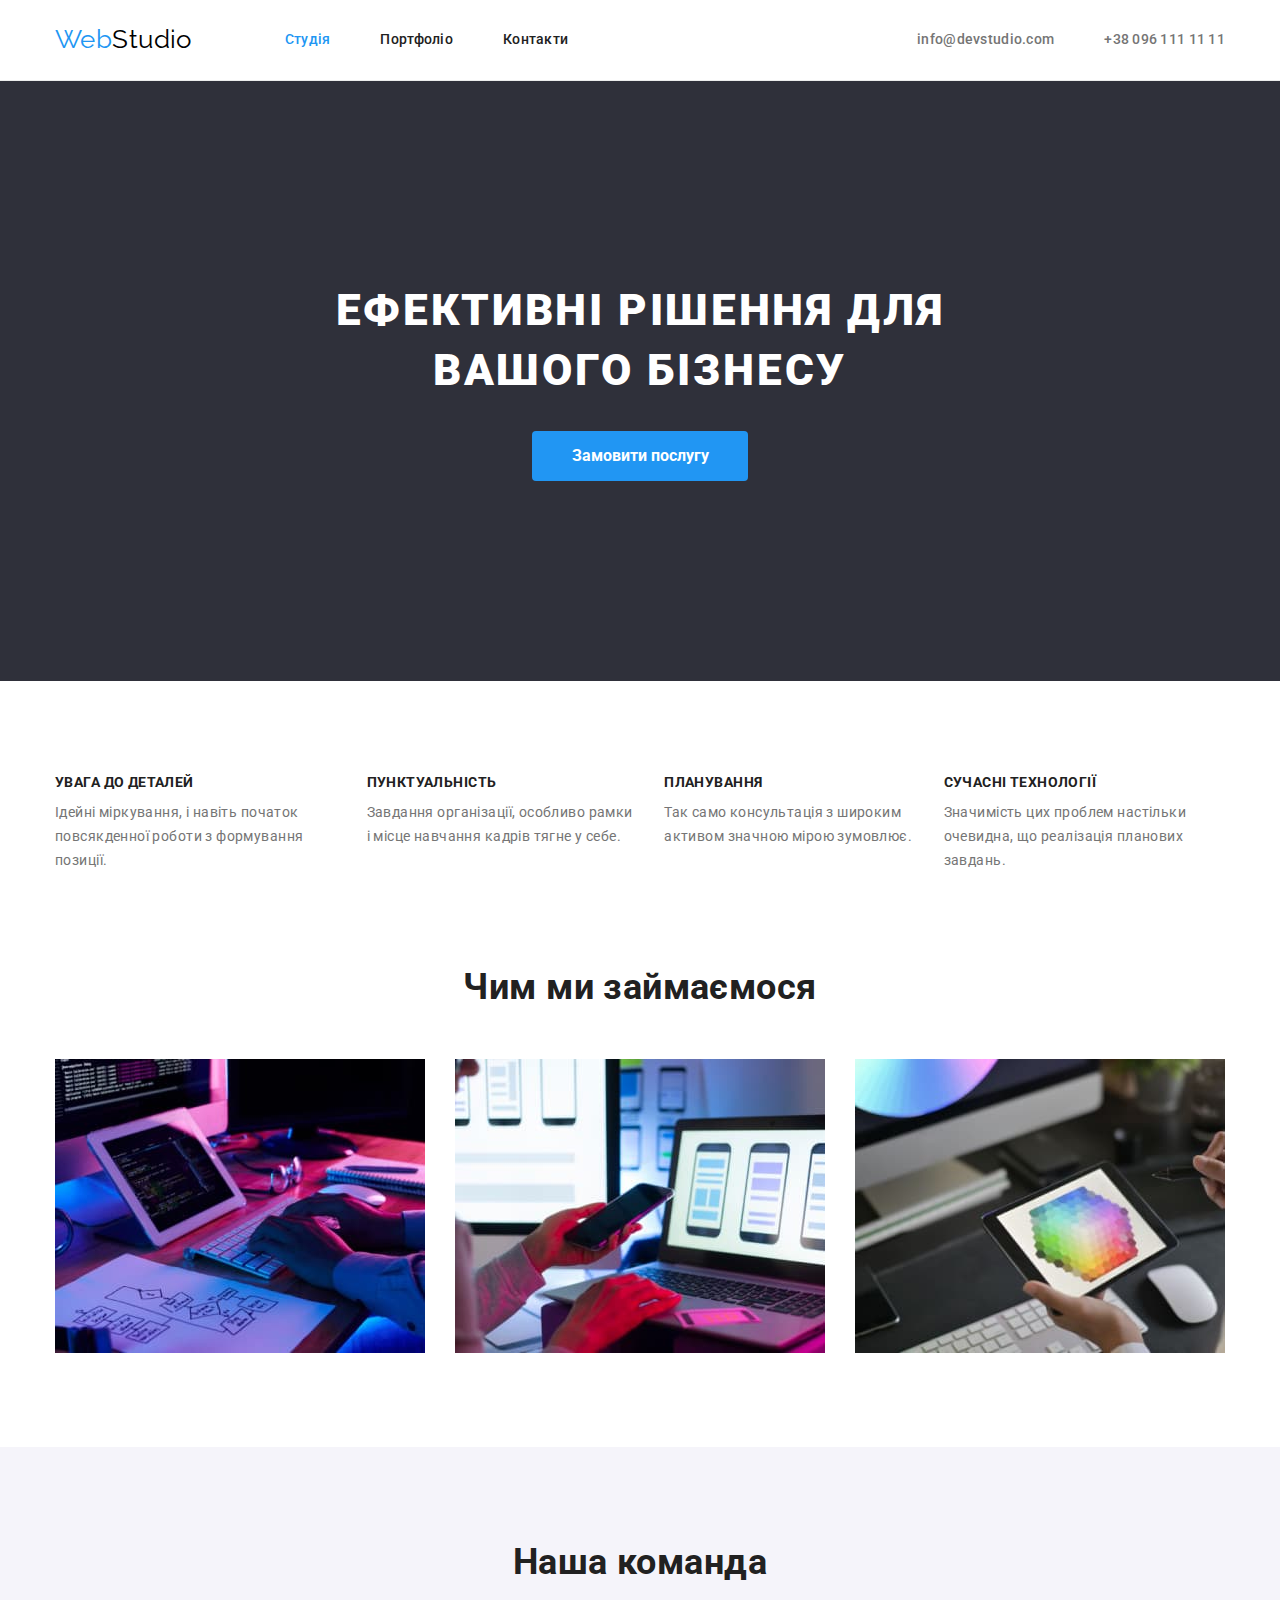
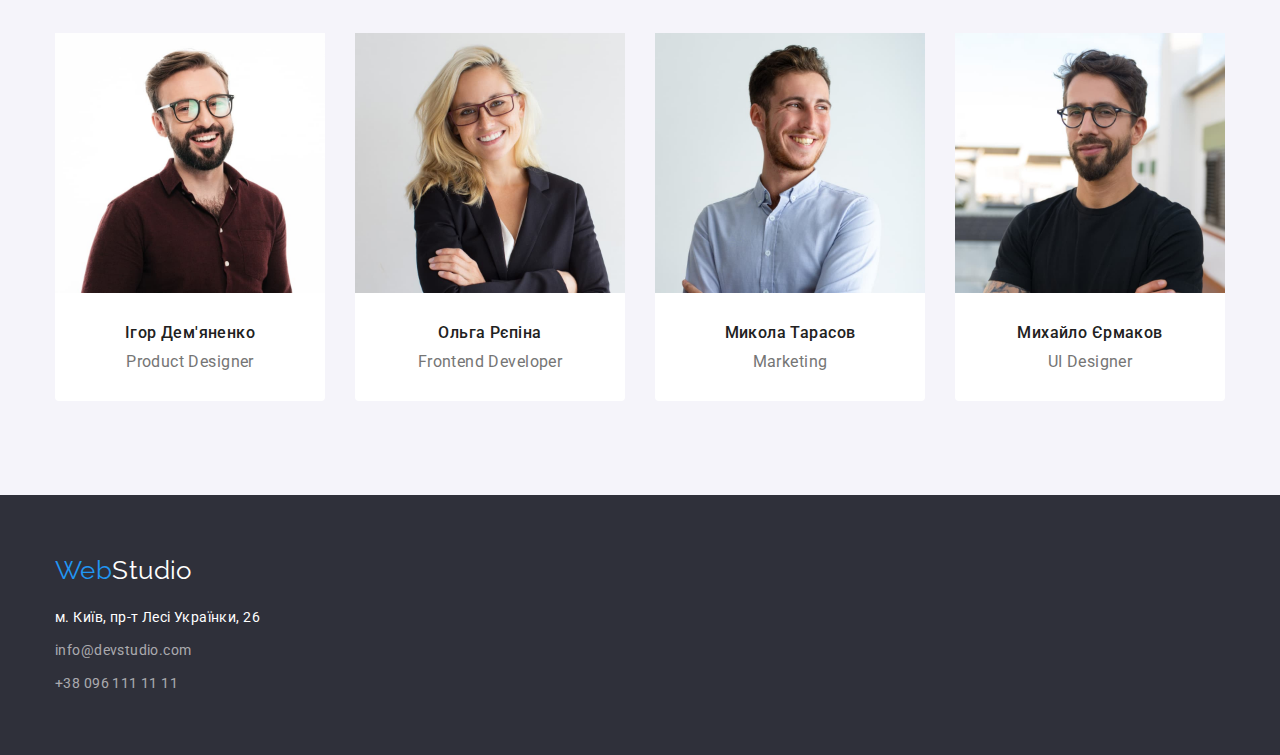
<file: index.html>
<!DOCTYPE html>
<html lang="uk">
  <head>
    <meta charset="UTF-8" />
    <meta name="viewport" content="width=device-width, initial-scale=1.0" />
    <title>WebStudio</title>
    <link
      href="https://fonts.googleapis.com/css2?family=Raleway:wght@700&family=Roboto:wght@400;500;700;900&display=swap"
      rel="stylesheet"
    />
    <link
      rel="stylesheet"
      href="https://cdnjs.cloudflare.com/ajax/libs/modern-normalize/1.1.0/modern-normalize.min.css"
    />
    <link rel="stylesheet" href="./css/main.css" />
  </head>
  <body>
    <header class="page-header">
      <div class="container page-header-container">
        <nav class="page-nav">
          <a href="./index.html" class="logo"
            >Web<span class="logo-header">Studio</span></a
          >
          <ul class="site-nav list">
            <li><a href="./index.html" class="link current">Студія</a></li>
            <li><a href="./Portfolio.html" class="link">Портфоліо</a></li>
            <li><a href="#" class="link">Контакти</a></li>
          </ul>
        </nav>
        <ul class="contacts list">
          <li>
            <a href="mailto:info@devstudio.com" class="contact-mail link"
              >info@devstudio.com</a
            >
          </li>
          <li>
            <a href="tel:+380961111111" class="link">+38 096 111 11 11</a>
          </li>
        </ul>
      </div>
    </header>
    <main>
      <section class="section hero">
        <div class="container hero-container">
        <h1 class="hero-title">Ефективні рішення для вашого бізнесу</h1>
        <button type="button" class="button">Замовити послугу</button>
        </div>
      </section>
      <section class="section">
        <div class="container">
          <h2 class="section-title visually-hidden">Наші переваги</h2>
          <ul class="features list">
            <li class="features-card">
              <h3 class="features-title">Увага до деталей</h3>
              <p class="features-text">
                Ідейні міркування, і навіть початок повсякденної роботи з
                формування позиції.
              </p>
            </li>
            <li class="features-card">
              <h3 class="features-title">Пунктуальність</h3>
              <p class="features-text">
                Завдання організації, особливо рамки і місце навчання кадрів
                тягне у себе.
              </p>
            </li>
            <li class="features-card">
              <h3 class="features-title">Планування</h3>
              <p class="features-text">
                Так само консультація з широким активом значною мірою зумовлює.
              </p>
            </li>
            <li class="features-card">
              <h3 class="features-title">Сучасні технології</h3>
              <p class="features-text">
                Значимість цих проблем настільки очевидна, що реалізація
                планових завдань.
              </p>
            </li>
          </ul>
        </div>
      </section>
      <section class="section work-section">
        <div class="container">
          <h2 class="section-title">Чим ми займаємося</h2>
          <ul class="work list">
            <li>
              <img
                src="./images-index/box1.jpg"
                alt="Людина працює за комп'ютером"
                width="370"
                height="294"
              />
            </li>
            <li>
              <img
                src="./images-index/box2.jpg"
                alt="Людина працює за ноутбуком"
                width="370"
                height="294"
              />
            </li>
            <li>
              <img
                src="./images-index/box3.jpg"
                alt="Людина працює за планшетом"
                width="370"
                height="294"
              />
            </li>
          </ul>
        </div>
      </section>
      <section class="section team-section">
        <div class="container">
          <h2 class="section-title">Наша команда</h2>
          <ul class="team list">
            <li class="team-element">
              <img
                src="./images-index/igor.jpg"
                alt="Ігор Дем'яненко"
                width="270"
                height="260"
              />
              <h3 class="team-title">Ігор Дем'яненко</h3>
              <p class="team-text">Product Designer</p>
            </li>
            <li class="team-element">
              <img
                src="./images-index/olga.jpg"
                alt="Ольга Рєпіна"
                width="270"
                height="260"
              />
              <h3 class="team-title">Ольга Рєпіна</h3>
              <p class="team-text">Frontend Developer</p>
            </li>
            <li class="team-element">
              <img
                src="./images-index/mykola.jpg"
                alt="Микола Тарасов"
                width="270"
                height="260"
              />
              <h3 class="team-title">Микола Тарасов</h3>
              <p class="team-text">Marketing</p>
            </li>
            <li class="team-element">
              <img
                src="./images-index/misha.jpg"
                alt="Михайло Єрмаков"
                width="270"
                height="260"
              />
              <h3 class="team-title">Михайло Єрмаков</h3>
              <p class="team-text">UI Designer</p>
            </li>
          </ul>
        </div>
      </section>
    </main>
    <footer class="footer">
      <div class="container">
        <a href="./index.html" class="logo"
          >Web<span class="logo-footer">Studio</span></a
        >
        <address class="address">
          <ul class="list footer-list">
            <li class="footer-element">
              <a
                href="https://goo.gl/maps/CPtrU1FHBa2aNyZL9"
                target="_blank"
                rel="noopener noreferrer nofollow"
                class="link-address"
                >м. Київ, пр-т Лесі Українки, 26</a
              >
            </li>
            <li class="footer-element">
              <a href="mailto:info@devstudio.com" class="link-contact"
                >info@devstudio.com</a
              >
            </li>
            <li>
              <a href="tel:+380961111111" class="link-contact"
                >+38 096 111 11 11</a
              >
            </li>
          </ul>
        </address>
      </div>
    </footer>
  </body>
</html>
</file>
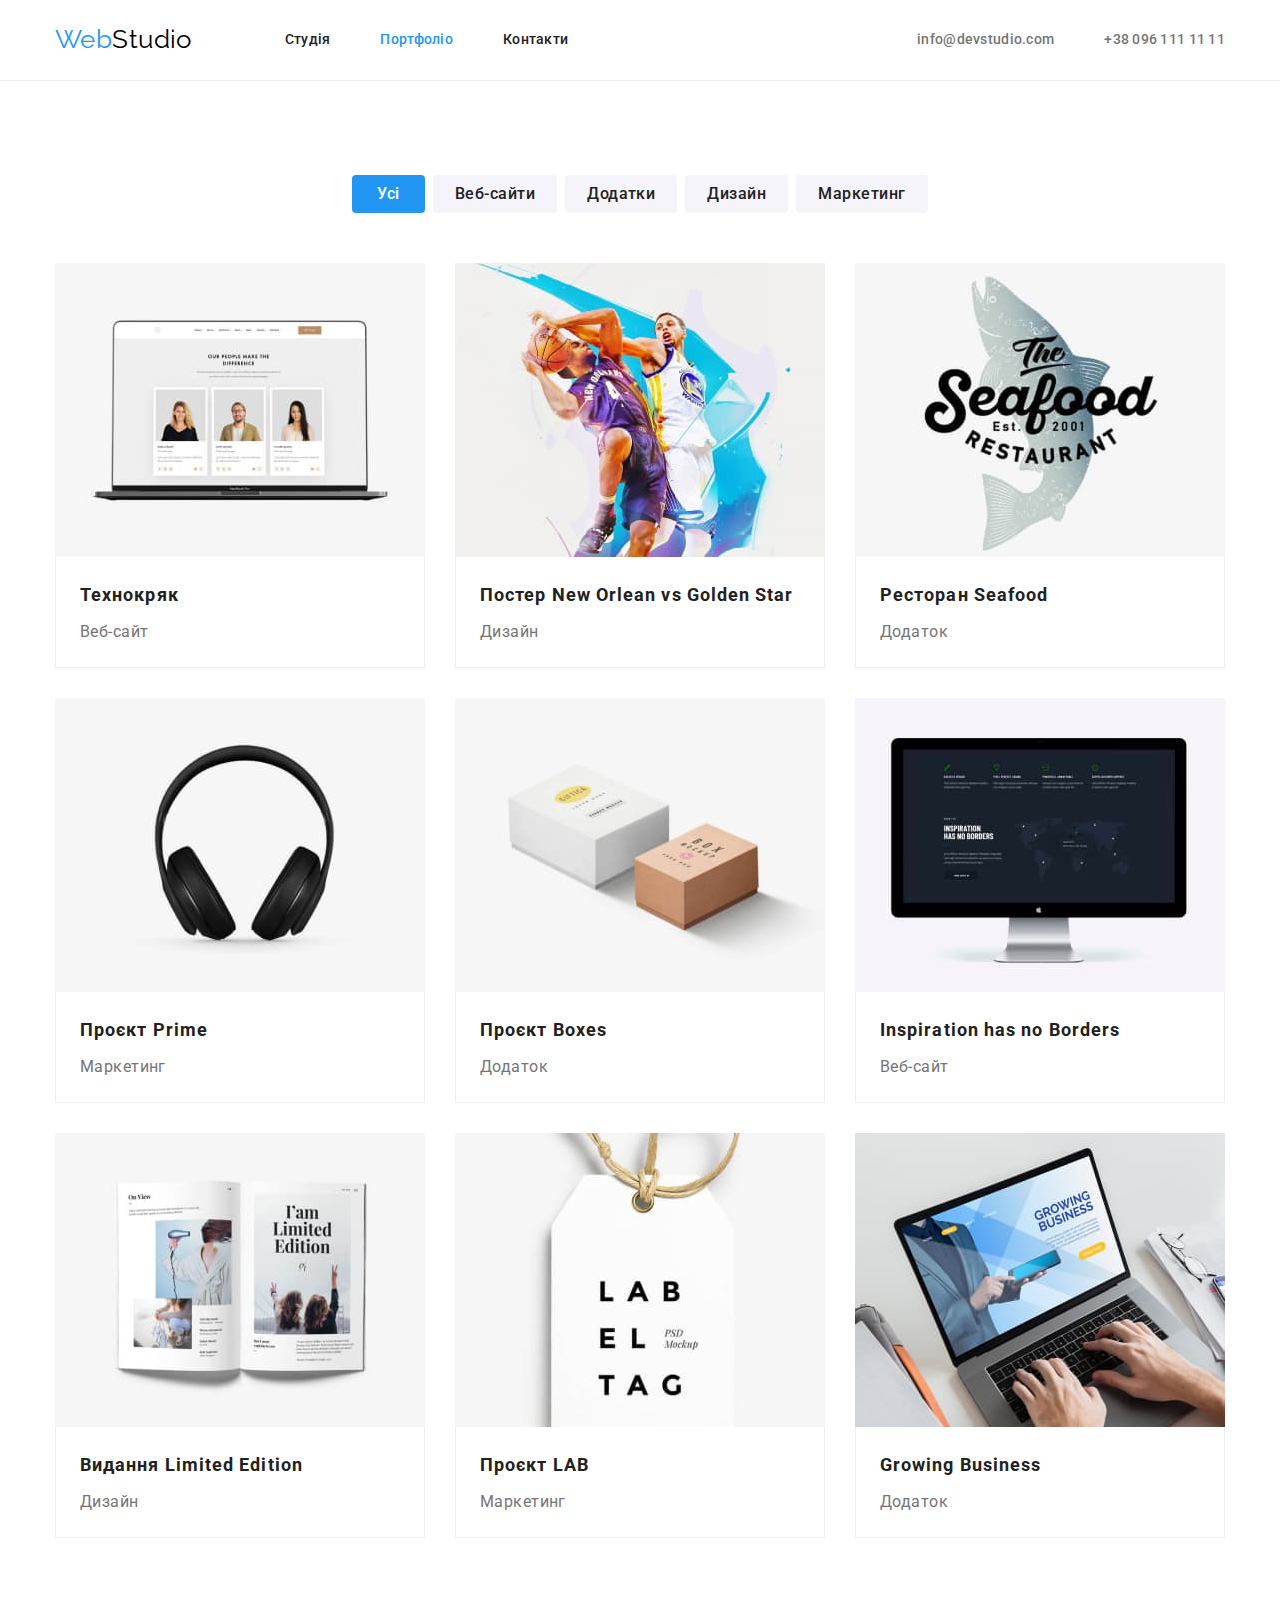
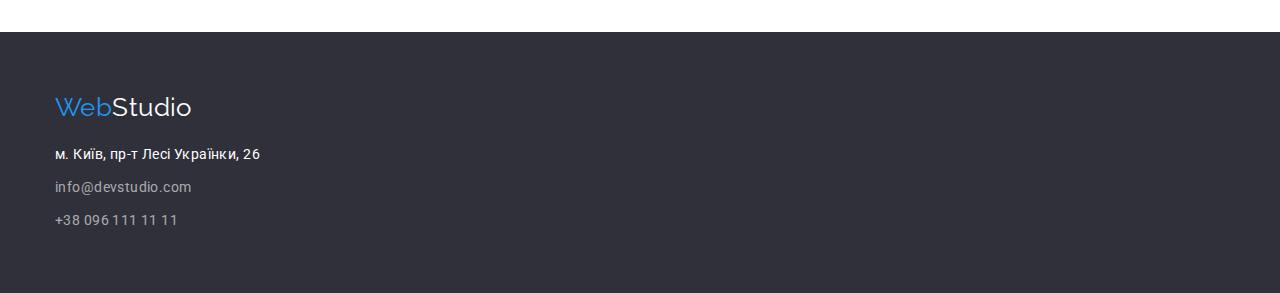
<file: Portfolio.html>
<!DOCTYPE html>
<html lang="uk">
  <head>
    <meta charset="UTF-8" />
    <meta name="viewport" content="width=device-width, initial-scale=1.0" />
    <title>WebStudio</title>
    <link
      href="https://fonts.googleapis.com/css2?family=Raleway:wght@700&family=Roboto:wght@400;500;700;900&display=swap"
      rel="stylesheet"
    />
    <link
      rel="stylesheet"
      href="https://cdnjs.cloudflare.com/ajax/libs/modern-normalize/1.1.0/modern-normalize.min.css"
    />
    <link rel="stylesheet" href="./css/main.css" />
  </head>
  <body>
    <header class="page-header">
      <div class="container page-header-container">
        <nav class="page-nav">
          <a href="./index.html" class="logo"
            >Web<span class="logo-header">Studio</span></a
          >
          <ul class="site-nav list">
            <li><a href="./index.html" class="link">Студія</a></li>
            <li>
              <a href="./Portfolio.html" class="link current">Портфоліо</a>
            </li>
            <li><a href="#" class="link">Контакти</a></li>
          </ul>
        </nav>
        <ul class="contacts list">
          <li>
            <a href="mailto:info@devstudio.com" class="contact-mail link"
              >info@devstudio.com</a
            >
          </li>
          <li>
            <a href="tel:+380961111111" class="link">+38 096 111 11 11</a>
          </li>
        </ul>
      </div>
    </header>
    <main>
      <section class="section">
        <div class="container">
          <h1 class="section-title visually-hidden">Наші роботи</h1>
          <ul class="filter-projects list">
            <li>
              <button type="button" class="filter button-current">Усі</button>
            </li>
            <li><button type="button" class="filter">Веб-сайти</button></li>
            <li><button type="button" class="filter">Додатки</button></li>
            <li><button type="button" class="filter">Дизайн</button></li>
            <li><button type="button" class="filter">Маркетинг</button></li>
          </ul>
          <ul class="projects list">
            <li>
              <a href="#" class="link">
                <img
                  src="./images-portfolio/poster1.jpg"
                  alt="Технокряк"
                  width="370"
                  height="294"
                />
                <div class="projects-border">
                  <h2 class="projects-title">Технокряк</h2>
                  <p class="projects-text">Веб-сайт</p>
                </div>
              </a>
            </li>
            <li>
              <a href="#" class="link">
                <img
                  src="./images-portfolio/poster2.jpg"
                  alt="Постер New Orlean vs Golden Star"
                  width="370"
                  height="294"
                />
                <div class="projects-border">
                  <h2 class="projects-title">
                    Постер New Orlean vs Golden Star
                  </h2>
                  <p class="projects-text">Дизайн</p>
                </div>
              </a>
            </li>
            <li>
              <a href="#" class="link">
                <img
                  src="./images-portfolio/poster3.jpg"
                  alt="Ресторан Seafood"
                  width="370"
                  height="294"
                />
                <div class="projects-border">
                  <h2 class="projects-title">Ресторан Seafood</h2>
                  <p class="projects-text">Додаток</p>
                </div>
              </a>
            </li>
            <li>
              <a href="#" class="link">
                <img
                  src="./images-portfolio/poster4.jpg"
                  alt="Проєкт Prime"
                  width="370"
                  height="294"
                />
                <div class="projects-border">
                  <h2 class="projects-title">Проєкт Prime</h2>
                  <p class="projects-text">Маркетинг</p>
                </div>
              </a>
            </li>
            <li>
              <a href="#" class="link">
                <img
                  src="./images-portfolio/poster5.jpg"
                  alt="Проєкт Boxes"
                  width="370"
                  height="294"
                />
                <div class="projects-border">
                  <h2 class="projects-title">Проєкт Boxes</h2>
                  <p class="projects-text">Додаток</p>
                </div>
              </a>
            </li>
            <li>
              <a href="#" class="link">
                <img
                  src="./images-portfolio/poster6.jpg"
                  alt="Inspiration has no Borders"
                  width="370"
                  height="294"
                />
                <div class="projects-border">
                  <h2 class="projects-title">Inspiration has no Borders</h2>
                  <p class="projects-text">Веб-сайт</p>
                </div>
              </a>
            </li>
            <li>
              <a href="#" class="link">
                <img
                  src="./images-portfolio/poster7.jpg"
                  alt="Видання Limited Edition"
                  width="370"
                  height="294"
                />
                <div class="projects-border">
                  <h2 class="projects-title">Видання Limited Edition</h2>
                  <p class="projects-text">Дизайн</p>
                </div>
              </a>
            </li>
            <li>
              <a href="#" class="link">
                <img
                  src="./images-portfolio/poster8.jpg"
                  alt="Проєкт LAB"
                  width="370"
                  height="294"
                />
                <div class="projects-border">
                  <h2 class="projects-title">Проєкт LAB</h2>
                  <p class="projects-text">Маркетинг</p>
                </div>
              </a>
            </li>
            <li>
              <a href="#" class="link">
                <img
                  src="./images-portfolio/poster9.jpg"
                  alt="Growing Business"
                  width="370"
                  height="294"
                />
                <div class="projects-border">
                  <h2 class="projects-title">Growing Business</h2>
                  <p class="projects-text">Додаток</p>
                </div>
              </a>
            </li>
          </ul>
        </div>
      </section>
    </main>
    <footer class="footer">
      <div class="container">
        <a href="./index.html" class="logo"
          >Web<span class="logo-footer">Studio</span></a
        >
        <address class="address">
          <ul class="list footer-list">
            <li class="footer-element">
              <a
                href="https://goo.gl/maps/CPtrU1FHBa2aNyZL9"
                target="_blank"
                rel="noopener noreferrer nofollow"
                class="link-address"
                >м. Київ, пр-т Лесі Українки, 26</a
              >
            </li>
            <li class="footer-element">
              <a href="mailto:info@devstudio.com" class="link-contact"
                >info@devstudio.com</a
              >
            </li>
            <li>
              <a href="tel:+380961111111" class="link-contact"
                >+38 096 111 11 11</a
              >
            </li>
          </ul>
        </address>
      </div>
    </footer>
  </body>
</html>
</file>
<file: css/main.css>
/* Спільні css */

:root {
  --primary-text-color: #757575;
  --title-text-color: #212121;
  --accent-color: #2196f3;
  --primary-bg-color: #ffffff;
  --logo-text-color-header: #000000;
  --third-bg-color: #f5f4fa;
  --secondary-bg-color: #2f303a;
  --contacts-text-color: rgba(255, 255, 255, 0.6);

  --logo-font-size: 26px;
  --hero-font-size: 44px;
  --primary-font-size: 14px;
  --secondary-font-size: 16px;
  --section-title-font-size: 36px;
  --projects-title-font-size: 18px;

  --primary-letter-spacing: 0.03em;
  --nav-letter-spacing: 0.02em;
  --hero-letter-spacing: 0.06em;
}

body {
  background-color: var(--primary-bg-color);
  color: var(--primary-text-color);
  font-family: Roboto, sans-serif;
  font-size: var(--primary-font-size);
  letter-spacing: var(--primary-letter-spacing);
}

.container {
  width: 1200px;
  margin-left: auto;
  margin-right: auto;
  padding-left: 15px;
  padding-right: 15px;
}

.section {
  padding-top: 94px;
  padding-bottom: 94px;
}

h1,
h2,
h3,
p {
  margin-top: 0;
  margin-bottom: 0;
}

ul {
  margin-top: 0;
  margin-bottom: 0;
  padding-left: 0;
}

img {
  display: block;
}

/* Header */

.page-header {
  border-bottom: 1px solid #ececec;
}

.page-header-container {
  display: flex;
  align-items: center;
  justify-content: space-between;
}

.page-nav {
  display: flex;
  align-items: center;
}

/* Logo */

.logo {
  margin-right: 93px;
  margin-top: 24px;
  margin-bottom: 25px;

  color: var(--accent-color);
  font-family: Raleway, cursive;
  font-size: var(--logo-font-size);
  line-height: 1.19;
  text-decoration: none;
}

.logo-header {
  color: var(--logo-text-color-header);
}

.list {
  list-style: none;
}

/* site nav */

.site-nav {
  display: flex;
  column-gap: 50px;
}

.site-nav .link {
  display: block;
  padding-top: 32px;
  padding-bottom: 32px;

  color: var(--title-text-color);
  font-weight: 500;
  line-height: 1.14;
  letter-spacing: var(--nav-letter-spacing);
  text-decoration: none;
}

.site-nav .link:hover,
.site-nav .link:focus {
  color: var(--accent-color);
}

.site-nav .link.current {
  color: var(--accent-color);
}

/* Contacts */

.contacts {
  display: flex;
}

.contact-mail {
  margin-right: 50px;
}

.contacts .link {
  display: block;
  padding-top: 32px;
  padding-bottom: 32px;

  color: var(--primary-text-color);
  font-weight: 500;
  font-size: var(--primary-font-size);
  line-height: 1.14;
  letter-spacing: var(--nav-letter-spacing);
  text-decoration: none;
}

.contacts .link:hover,
.contacts .link:focus {
  color: var(--accent-color);
}

/* Cтудія */

/* Hero */

.hero {
  padding-top: 200px;
  padding-bottom: 200px;

  background-color: var(--secondary-bg-color);
  text-align: center;
}

.hero-title {
  margin-bottom: 30px;
  margin-left: auto;
  margin-right: auto;
  width: 696px;

  color: var(--primary-bg-color);
  font-weight: 900;
  font-size: var(--hero-font-size);
  line-height: 1.36;
  letter-spacing: var(--hero-letter-spacing);
  text-transform: uppercase;
}

/* Button */

.button {
  display: block;
  margin-right: auto;
  margin-left: auto;
  padding: 10px 32px;
  border-radius: 4px;
  border: none;

  width: 216px;
  cursor: pointer;

  color: var(--primary-bg-color);
  background-color: var(--accent-color);
  font-family: inherit;
  font-weight: 700;
  font-size: var(--secondary-font-size);
  line-height: 1.88;
  text-decoration: none;
}

/* Section */

.section-title {
  margin-bottom: 50px;

  color: var(--title-text-color);
  font-size: var(--section-title-font-size);
  line-height: 1.17;
  text-align: center;
}

.content {
  background-color: var(--third-bg-color);
}

/* Features */

.visually-hidden {
  position: absolute;
  white-space: nowrap;
  width: 1px;
  height: 1px;
  overflow: hidden;
  border: 0;
  padding: 0;
  clip: rect(0 0 0 0);
  clip-path: inset(50%);
  margin: -1px;
}

.features {
  display: flex;
  column-gap: 30px;
}

.features-card {
  flex-basis: calc((100%-90px) / 4);
}

.features-title {
  margin-bottom: 10px;

  color: var(--title-text-color);
  font-size: var(--primary-font-size);
  line-height: 1.14;
  text-transform: uppercase;
}

.features-text {
  font-size: var(--primary-font-size);
  line-height: 1.71;
}

/* Work */

.work {
  display: flex;
  column-gap: 30px;
}

.work-section {
  padding-top: 0;
}

/* Team */

.team-section {
  background-color: var(--third-bg-color);
}

.team {
  display: flex;
  column-gap: 30px;
}

.team-element {
  background-color: var(--primary-bg-color);
  border-radius: 0px 0px 4px 4px;
  text-align: center;
}

.team-title {
  padding-top: 30px;
  padding-bottom: 10px;

  color: var(--title-text-color);
  font-size: var(--secondary-font-size);
  line-height: 1.19;
  font-weight: 500;
}

.team-text {
  padding-bottom: 30px;

  font-weight: 400;
  font-size: var(--secondary-font-size);
  line-height: 1.19;
}

/* Портфоліо */

.filter {
  margin-right: auto;
  margin-left: auto;
  padding: 6px 22px;
  border-radius: 4px;
  border: none;
  cursor: pointer;

  font-family: inherit;
  color: var(--title-text-color);
  background-color: var(--third-bg-color);
  font-weight: 500;
  font-size: var(--secondary-font-size);
  line-height: 1.63;
  text-align: center;
  letter-spacing: var(--primary-letter-spacing);
  text-decoration: none;
}

.filter:hover,
.filter:focus {
  color: var(--primary-bg-color);
  background-color: var(--accent-color);
}

.button-current {
  padding-right: 25px;
  padding-left: 25px;

  color: var(--primary-bg-color);
  background-color: var(--accent-color);
}

/* Projects */

.projects {
  display: flex;
  flex-wrap: wrap;
  gap: 30px;
}

.projects .link {
  text-decoration: none;
}

.filter-projects {
  display: flex;
  column-gap: 8px;
  justify-content: center;
  margin-bottom: 50px;
}

.projects-border {
  padding: 20px 24px;
  border-right: 1px solid #eeeeee;
  border-bottom: 1px solid #eeeeee;
  border-left: 1px solid #eeeeee;
}

.projects-title {
  color: var(--title-text-color);
  font-size: var(--projects-title-font-size);
  line-height: 2;
  letter-spacing: var(--hero-letter-spacing);
}

.projects-text {
  margin-top: 4px;

  color: var(--primary-text-color);
  font-size: var(--secondary-font-size);
  line-height: 1.88;
}

/* Footer */

.footer {
  padding-top: 60px;
  padding-bottom: 60px;

  background-color: var(--secondary-bg-color);
  letter-spacing: var(--primary-letter-spacing);
}

.footer .logo {
  margin-right: 0;
  margin-top: 0;
  margin-bottom: 0;
}

.logo-footer {
  color: var(--primary-bg-color);
}

.address {
  margin-top: 20px;
}

.footer-element {
  margin-bottom: 9px;
}

.link-address,
.link-contact {
  color: var(--primary-bg-color);
  font-style: normal;
  font-size: var(--primary-font-size);
  line-height: 1.71;
  text-decoration: none;
}

.link-contact:hover,
.link-contact:focus {
  color: var(--accent-color);
}

.link-contact {
  color: var(--contacts-text-color);
}
</file>
